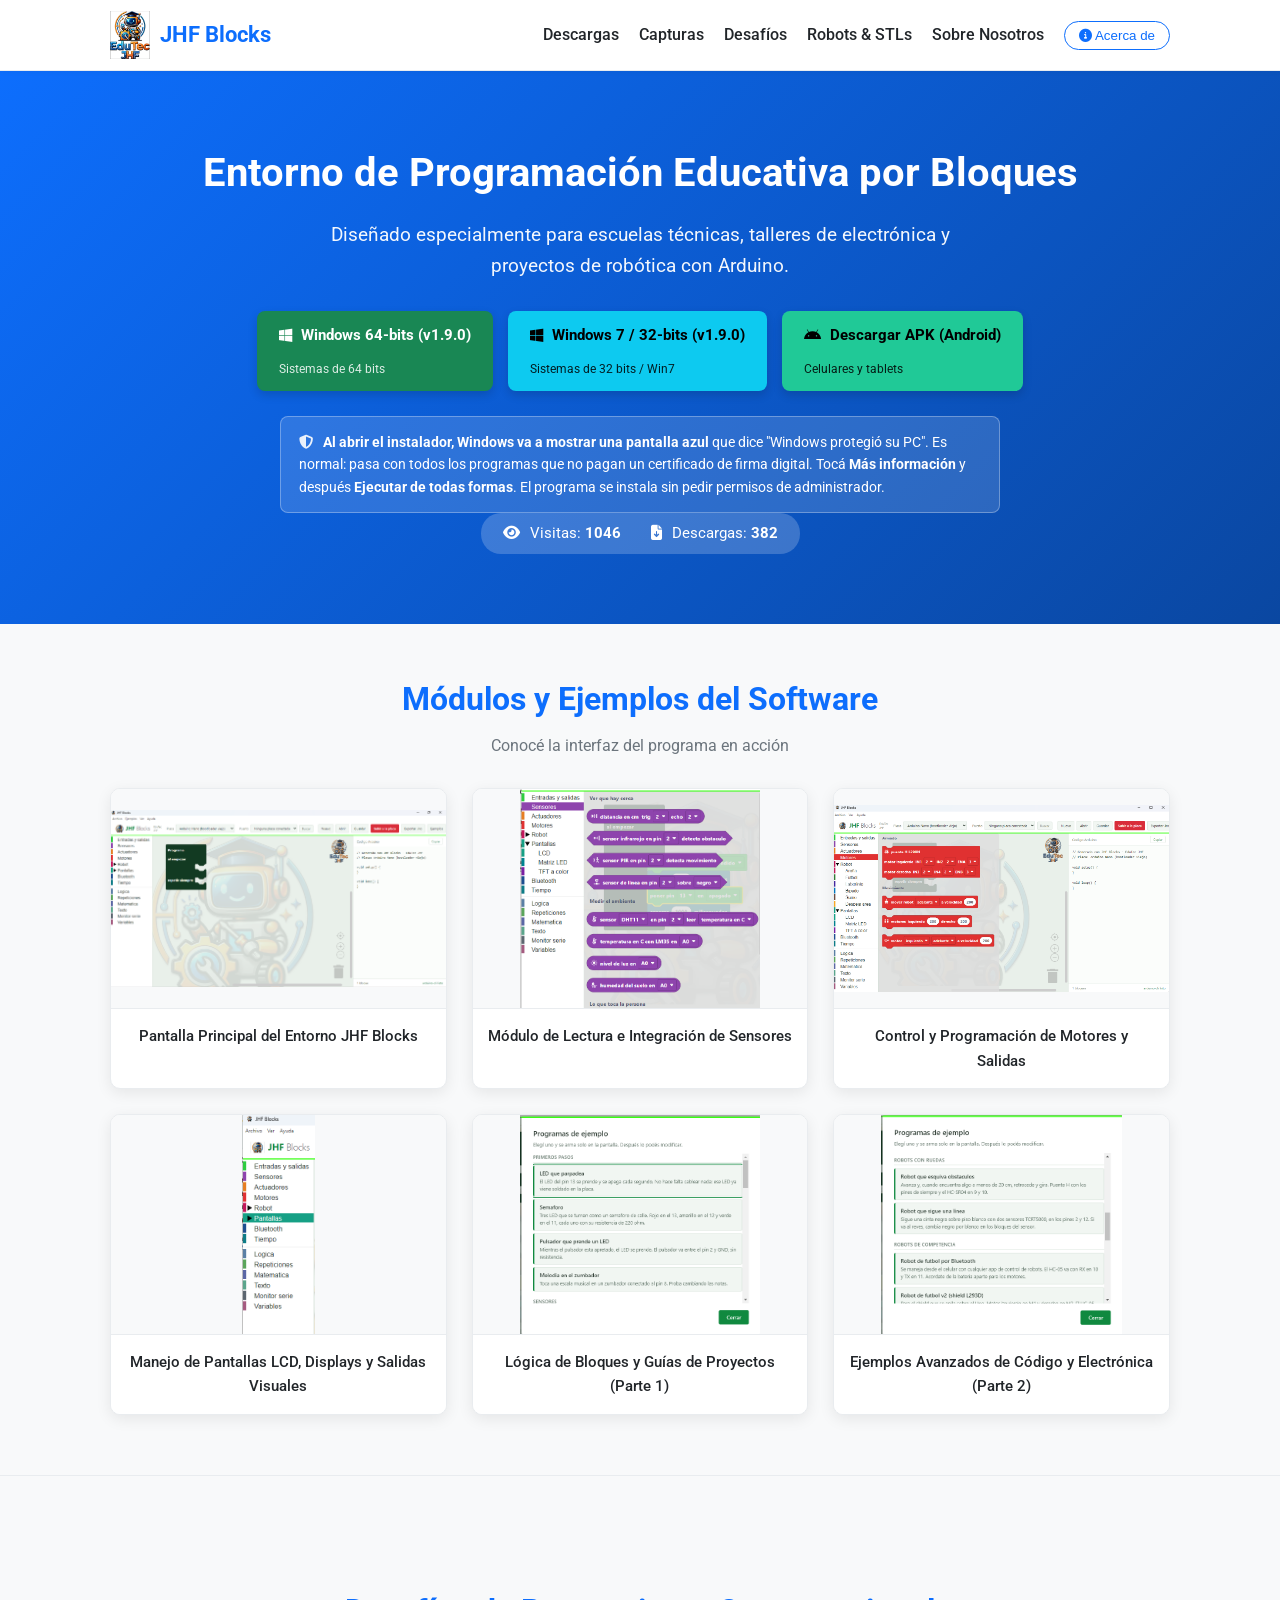
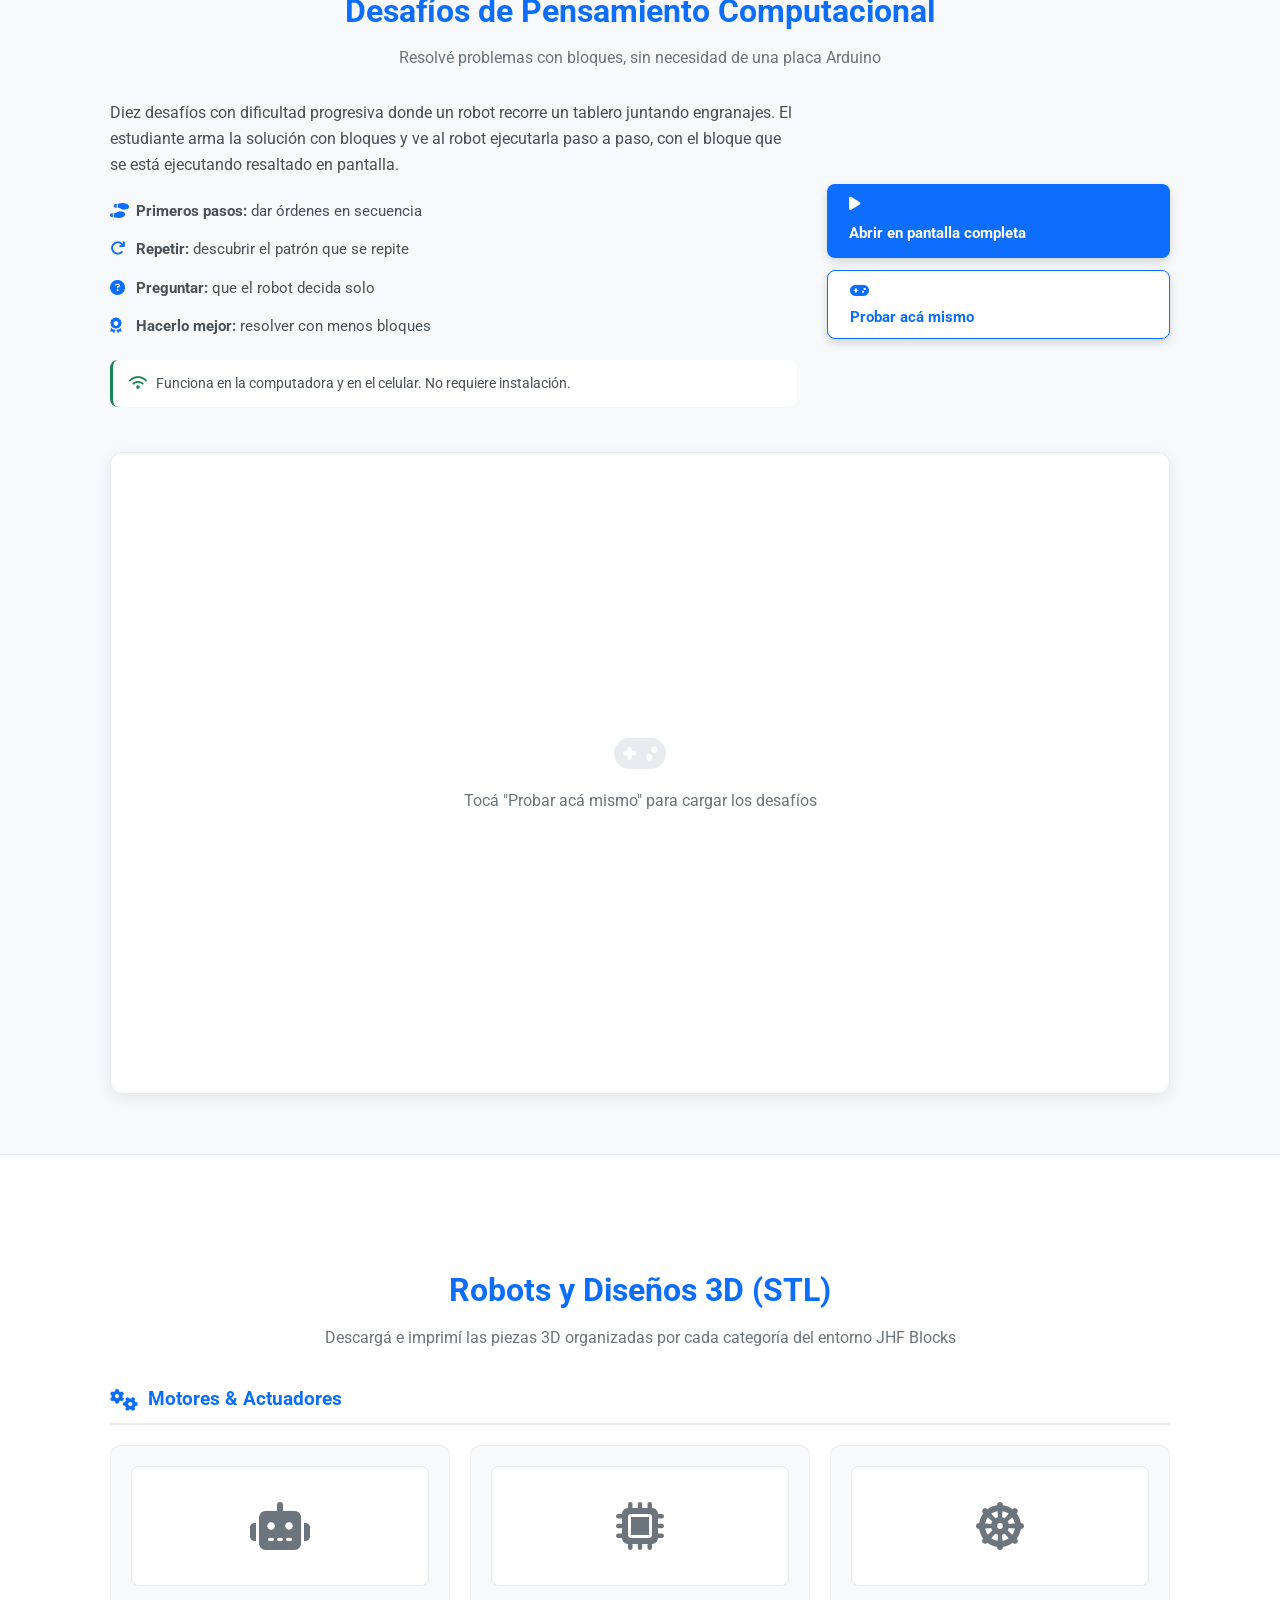
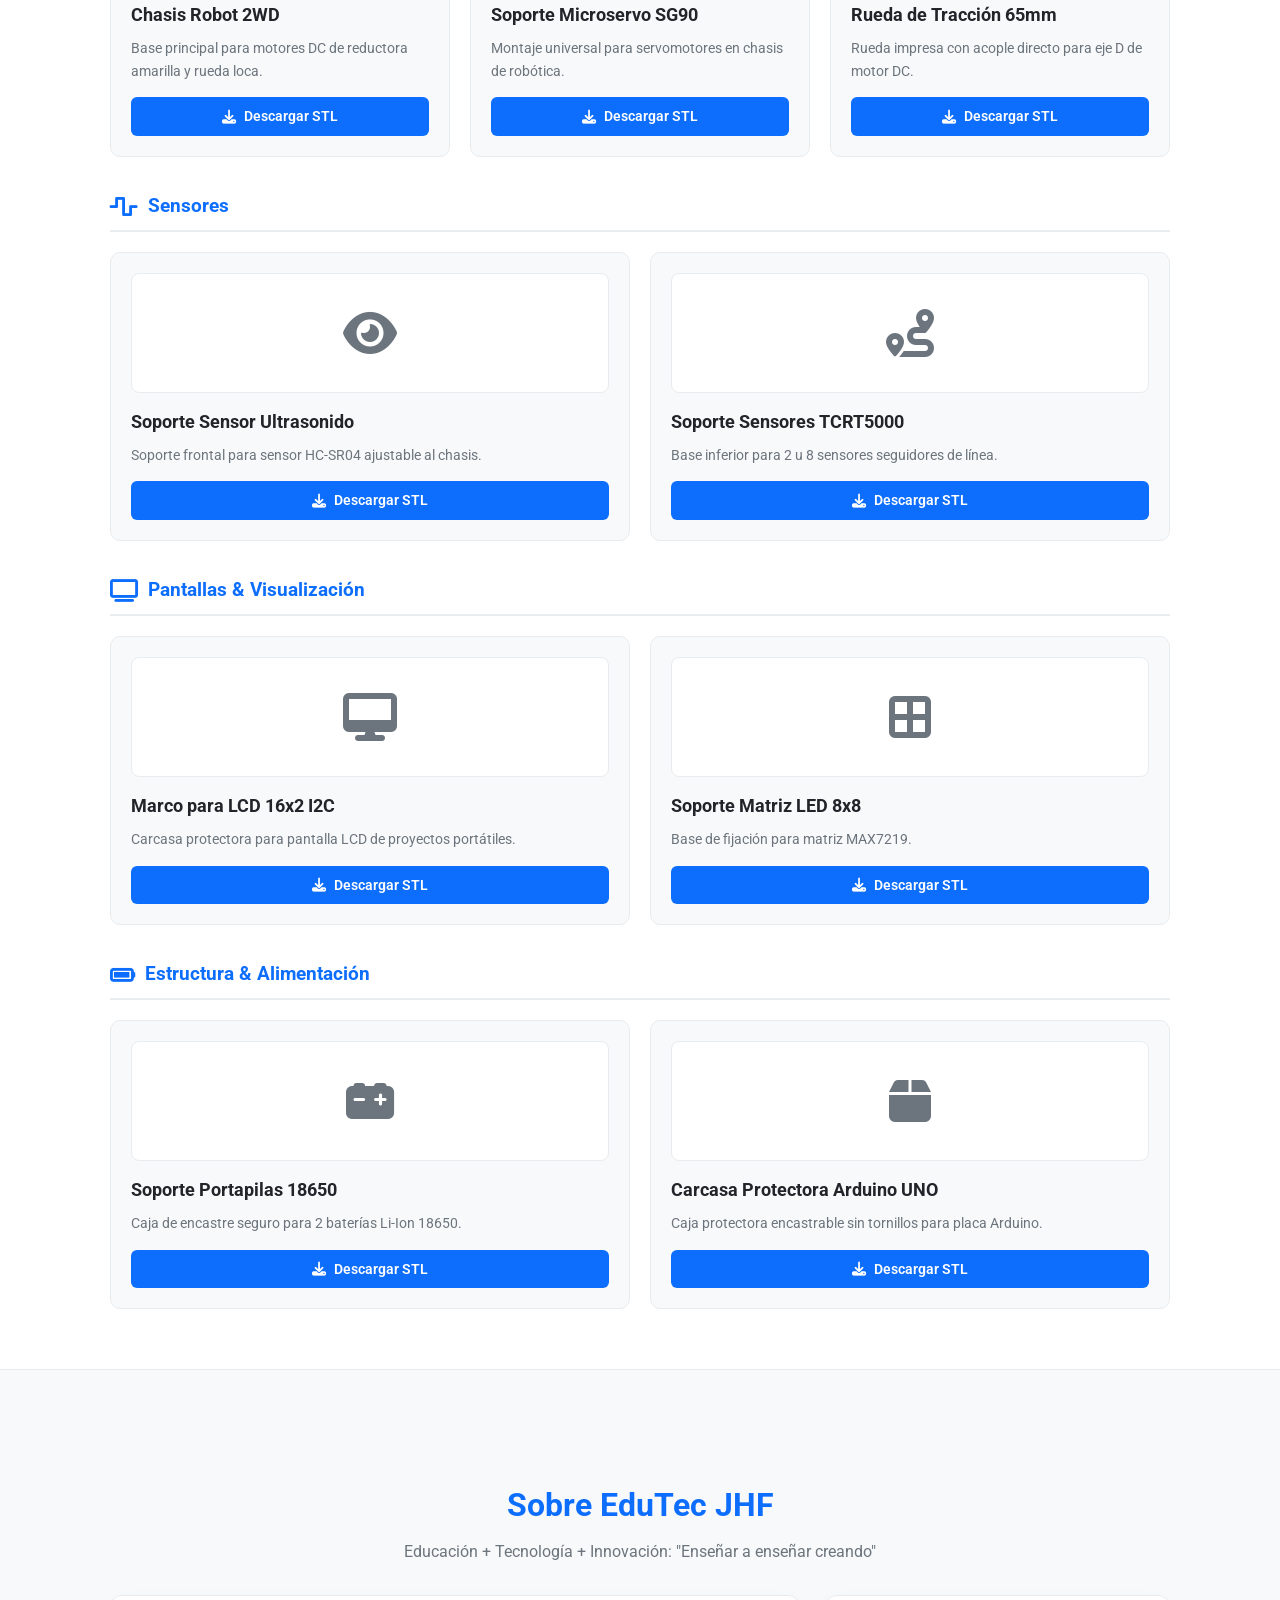
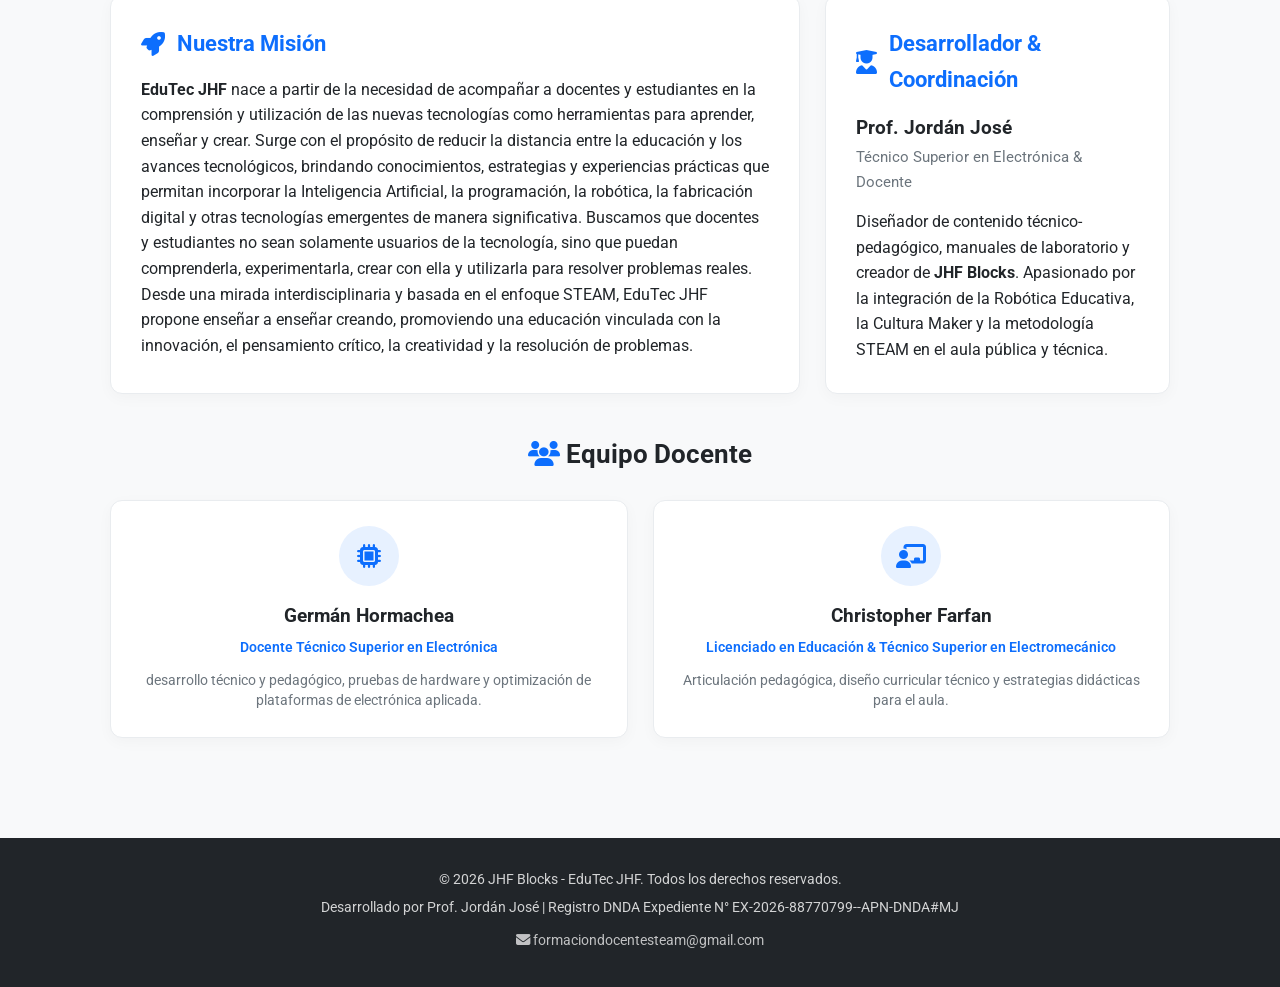
<file: index.html>
<!DOCTYPE html>
<html lang="es">
<head>
  <meta charset="UTF-8">
  <meta name="viewport" content="width=device-width, initial-scale=1.0">
  <title>JHF Blocks - Programación por bloques para robótica educativa | EduTec JHF</title>
  <meta name="description" content="Entorno de programación por bloques para Arduino, pensado para escuelas técnicas. Gratis, en castellano y funciona sin internet.">

  <!-- Configuración para compartir enlace -->
  <meta property="og:type" content="website">
  <meta property="og:title" content="JHF Blocks - Programación por bloques para robótica educativa">
  <meta property="og:description" content="Programá tu robot Arduino arrastrando bloques. Gratis, en castellano y sin necesidad de internet. Para escuelas técnicas y talleres.">
  <meta property="og:image" content="https://jordanjose562-cmyk.github.io/jhf-blocks-web/pantalla-inicio.png">
  <meta property="og:url" content="https://jordanjose562-cmyk.github.io/jhf-blocks-web/">
  <meta property="og:site_name" content="EduTec JHF">
  <meta property="og:locale" content="es_AR">
  <meta name="twitter:card" content="summary_large_image">
  <link rel="icon" href="logo.png" type="image/png">
  
  <!-- FontAwesome & Google Fonts -->
  <link rel="stylesheet" href="https://cdnjs.cloudflare.com/ajax/libs/font-awesome/6.4.0/css/all.min.css">
  <link href="https://fonts.googleapis.com/css2?family=Roboto:wght@300;400;500;700&display=swap" rel="stylesheet">

  <style>
    /* VARIABLES & RESET */
    :root {
      --primary: #0d6efd;
      --primary-dark: #0a58ca;
      --secondary: #6c757d;
      --success: #198754;
      --dark: #212529;
      --light: #f8f9fa;
      --white: #ffffff;
      --border: #e9ecef;
      --shadow: 0 4px 15px rgba(0, 0, 0, 0.08);
    }

    * {
      box-sizing: border-box;
      margin: 0;
      padding: 0;
    }

    body {
      font-family: 'Roboto', sans-serif;
      line-height: 1.6;
      color: var(--dark);
      background-color: var(--light);
    }

    a {
      text-decoration: none;
      color: inherit;
    }

    .container {
      max-width: 1100px;
      margin: 0 auto;
      padding: 0 20px;
    }

    /* HEADER & NAVBAR */
    header {
      background-color: var(--white);
      border-bottom: 1px solid var(--border);
      position: sticky;
      top: 0;
      z-index: 1000;
      box-shadow: 0 2px 5px rgba(0,0,0,0.03);
    }

    nav {
      display: flex;
      justify-content: space-between;
      align-items: center;
      height: 70px;
    }

    .logo {
      display: flex;
      align-items: center;
      gap: 10px;
      font-size: 1.4rem;
      font-weight: 700;
      color: var(--primary);
    }

    .logo img {
      height: 48px;
      width: auto;
      object-fit: contain;
      display: block;
    }

    .nav-links {
      display: flex;
      gap: 20px;
      align-items: center;
      list-style: none;
    }

    .nav-links a {
      font-weight: 500;
      color: var(--dark);
      transition: color 0.2s;
    }

    .nav-links a:hover {
      color: var(--primary);
    }

    .btn-about {
      background: transparent;
      border: 1px solid var(--primary);
      color: var(--primary);
      padding: 6px 14px;
      border-radius: 20px;
      cursor: pointer;
      font-weight: 500;
      transition: all 0.2s;
    }

    .btn-about:hover {
      background: var(--primary);
      color: var(--white);
    }

    /* HERO SECTION */
    .hero {
      background: linear-gradient(135deg, #0d6efd 0%, #0a47a1 100%);
      color: var(--white);
      padding: 70px 0;
      text-align: center;
    }

    .hero h1 {
      font-size: 2.5rem;
      margin-bottom: 15px;
    }

    .hero p {
      font-size: 1.2rem;
      max-width: 700px;
      margin: 0 auto 30px auto;
      opacity: 0.95;
    }

    /* DESCARGAS & METRICAS */
    .downloads-container {
      display: flex;
      justify-content: center;
      gap: 15px;
      flex-wrap: wrap;
      margin-bottom: 25px;
    }

    .btn-download {
      display: inline-flex;
      align-items: center;
      gap: 10px;
      padding: 12px 22px;
      border-radius: 8px;
      font-size: 0.95rem;
      font-weight: 700;
      cursor: pointer;
      box-shadow: 0 4px 10px rgba(0,0,0,0.15);
      transition: transform 0.2s, box-shadow 0.2s;
      flex-direction: column;
      align-items: flex-start;
      text-align: left;
    }

    .btn-download:hover {
      transform: translateY(-2px);
      box-shadow: 0 6px 15px rgba(0,0,0,0.2);
    }

    .btn-installer-64 {
      background-color: #198754;
      color: var(--white);
    }

    .btn-installer-32 {
      background-color: #0dcaf0;
      color: #000;
    }

    .btn-android {
      background-color: #20c997;
      color: #000;
    }

    .btn-download > span:first-child {
      display: inline-flex;
      align-items: center;
      gap: 9px;
    }

    .peso-archivo {
      display: block;
      font-size: 0.78rem;
      font-weight: 400;
      opacity: 0.85;
      margin-top: 1px;
    }

    .metrics-bar {
      display: flex;
      justify-content: center;
      gap: 30px;
      font-size: 0.95rem;
      background: rgba(255, 255, 255, 0.2);
      padding: 8px 22px;
      border-radius: 20px;
      width: fit-content;
      margin: 0 auto;
    }

    .metric-item i {
      margin-right: 6px;
    }

    .aviso-defender {
      max-width: 720px;
      margin: 22px auto 0 auto;
      background: rgba(255, 255, 255, 0.14);
      border: 1px solid rgba(255, 255, 255, 0.3);
      border-radius: 8px;
      padding: 14px 18px;
      font-size: 0.88rem;
      line-height: 1.6;
      text-align: left;
    }

    .aviso-defender strong { font-weight: 700; }

    .aviso-defender i {
      margin-right: 7px;
      opacity: 0.9;
    }

    /* SECCION GENERAL Y CAPTURAS */
    .section-title {
      text-align: center;
      margin: 50px 0 30px 0;
    }

    .section-title h2 {
      font-size: 2rem;
      color: var(--primary);
      margin-bottom: 8px;
    }

    .section-title p {
      color: var(--secondary);
    }

    .gallery-grid {
      display: grid;
      grid-template-columns: repeat(auto-fit, minmax(300px, 1fr));
      gap: 25px;
      margin-bottom: 60px;
    }

    .gallery-item {
      background: var(--white);
      border-radius: 10px;
      overflow: hidden;
      box-shadow: var(--shadow);
      border: 1px solid var(--border);
      transition: transform 0.2s;
    }

    .gallery-item:hover {
      transform: translateY(-4px);
    }

    .gallery-item img {
      width: 100%;
      height: 220px;
      object-fit: contain;
      background: var(--light);
      display: block;
      border-bottom: 1px solid var(--border);
    }

    .gallery-caption {
      padding: 15px;
      font-size: 0.95rem;
      color: var(--dark);
      text-align: center;
      font-weight: 500;
      background: var(--white);
    }

    /* SECCION DESAFIOS */
    .desafios-section {
      padding: 60px 0;
      background-color: var(--light);
      border-top: 1px solid var(--border);
    }

    .desafios-intro {
      display: grid;
      grid-template-columns: 2fr 1fr;
      gap: 30px;
      align-items: center;
      margin-bottom: 30px;
    }

    @media (max-width: 768px) {
      .desafios-intro {
        grid-template-columns: 1fr;
      }
    }

    .desafios-texto p {
      color: #495057;
      margin-bottom: 15px;
    }

    .desafios-lista {
      list-style: none;
      margin-bottom: 15px;
    }

    .desafios-lista li {
      padding: 7px 0;
      color: #495057;
      font-size: 0.95rem;
    }

    .desafios-lista i {
      color: var(--primary);
      width: 22px;
    }

    .desafios-nota {
      font-size: 0.9rem;
      color: var(--secondary);
      background: var(--white);
      padding: 12px 16px;
      border-radius: 8px;
      border-left: 3px solid var(--success);
    }

    .desafios-nota i {
      color: var(--success);
      margin-right: 6px;
    }

    .desafios-acciones {
      display: flex;
      flex-direction: column;
      gap: 12px;
    }

    .btn-jugar {
      background-color: var(--primary);
      color: var(--white);
      justify-content: center;
    }

    .btn-cargar {
      background-color: var(--white);
      color: var(--primary);
      border: 1px solid var(--primary);
      justify-content: center;
      font-family: inherit;
      font-size: 0.95rem;
    }

    .juego-caja {
      background: var(--white);
      border: 1px solid var(--border);
      border-radius: 12px;
      overflow: hidden;
      box-shadow: var(--shadow);
    }

    .juego-caja iframe {
      display: block;
      width: 100%;
      height: 640px;
      border: none;
    }

    .juego-tapa {
      display: flex;
      flex-direction: column;
      align-items: center;
      justify-content: center;
      height: 640px;
      color: var(--secondary);
      gap: 14px;
      text-align: center;
      padding: 0 20px;
    }

    .juego-tapa i {
      font-size: 2.6rem;
      color: var(--border);
    }

    @media (max-width: 768px) {
      .juego-caja iframe,
      .juego-tapa {
        height: 560px;
      }
    }

    /* SECCION ROBOTS Y STLS POR CATEGORIA DE JHF BLOCKS */
    .robots-stl-section {
      padding: 60px 0;
      background-color: var(--white);
      border-top: 1px solid var(--border);
    }

    .categoria-bloques-header {
      display: flex;
      align-items: center;
      gap: 10px;
      margin: 35px 0 20px 0;
      padding-bottom: 8px;
      border-bottom: 2px solid var(--border);
      color: var(--primary);
    }

    .categoria-bloques-header i {
      font-size: 1.4rem;
    }

    .stl-grid {
      display: grid;
      grid-template-columns: repeat(auto-fit, minmax(260px, 1fr));
      gap: 20px;
    }

    .stl-card {
      background: var(--light);
      border-radius: 10px;
      border: 1px solid var(--border);
      padding: 20px;
      display: flex;
      flex-direction: column;
      justify-content: space-between;
      transition: transform 0.2s, box-shadow 0.2s;
    }

    .stl-card:hover {
      transform: translateY(-3px);
      box-shadow: var(--shadow);
    }

    .stl-preview {
      height: 120px;
      background: var(--white);
      border-radius: 8px;
      display: flex;
      align-items: center;
      justify-content: center;
      margin-bottom: 15px;
      border: 1px solid var(--border);
      color: var(--secondary);
    }

    .stl-preview i {
      font-size: 3rem;
    }

    .stl-card h4 {
      font-size: 1.1rem;
      margin-bottom: 8px;
      color: var(--dark);
    }

    .stl-card p {
      font-size: 0.88rem;
      color: var(--secondary);
      margin-bottom: 15px;
      flex-grow: 1;
    }

    .btn-stl {
      background-color: var(--primary);
      color: var(--white);
      display: inline-flex;
      align-items: center;
      justify-content: center;
      gap: 8px;
      padding: 8px 14px;
      border-radius: 6px;
      font-size: 0.88rem;
      font-weight: 600;
      width: 100%;
      transition: background-color 0.2s;
    }

    .btn-stl:hover {
      background-color: var(--primary-dark);
    }

    /* SECCION QUIENES SOMOS */
    .quienes-somos-section {
      padding: 60px 0;
      background-color: var(--light);
      border-top: 1px solid var(--border);
    }

    .quienes-somos-grid {
      display: grid;
      grid-template-columns: 2fr 1fr;
      gap: 25px;
      margin-bottom: 40px;
    }

    @media (max-width: 768px) {
      .quienes-somos-grid {
        grid-template-columns: 1fr;
      }
    }

    .card-about {
      background: var(--white);
      border-radius: 12px;
      padding: 30px;
      box-shadow: 0 4px 15px rgba(0, 0, 0, 0.03);
      border: 1px solid var(--border);
    }

    .icon-header {
      display: flex;
      align-items: center;
      gap: 12px;
      margin-bottom: 15px;
      color: var(--primary);
    }

    .icon-header i {
      font-size: 1.5rem;
    }

    .icon-header h3 {
      margin: 0;
      font-size: 1.4rem;
    }

    .author-name {
      font-size: 1.2rem;
      margin-bottom: 2px;
    }

    .author-title {
      color: var(--secondary);
      font-size: 0.95rem;
      margin-bottom: 15px;
    }

    .team-section {
      margin-bottom: 40px;
    }

    .team-title {
      text-align: center;
      font-size: 1.6rem;
      color: var(--dark);
      margin-bottom: 25px;
    }

    .team-title i {
      color: var(--primary);
    }

    .team-grid {
      display: grid;
      grid-template-columns: repeat(auto-fit, minmax(280px, 1fr));
      gap: 25px;
    }

    .team-card {
      background: var(--white);
      padding: 25px;
      border-radius: 12px;
      box-shadow: 0 4px 15px rgba(0, 0, 0, 0.03);
      border: 1px solid var(--border);
      text-align: center;
    }

    .team-icon {
      width: 60px;
      height: 60px;
      background: #e7f1ff;
      color: var(--primary);
      border-radius: 50%;
      display: flex;
      align-items: center;
      justify-content: center;
      margin: 0 auto 15px auto;
      font-size: 1.5rem;
    }

    .team-card h4 {
      margin: 0 0 5px 0;
      font-size: 1.2rem;
      color: var(--dark);
    }

    .team-role {
      display: block;
      color: var(--primary);
      font-weight: 600;
      font-size: 0.9rem;
      margin-bottom: 12px;
    }

    .team-card p {
      font-size: 0.9rem;
      color: var(--secondary);
      margin: 0;
      line-height: 1.4;
    }

    /* FOOTER */
    footer {
      background-color: var(--dark);
      color: var(--white);
      padding: 30px 0;
      text-align: center;
      font-size: 0.9rem;
    }

    footer p {
      opacity: 0.8;
      margin-bottom: 5px;
    }

    /* MODAL ACERCA DE */
    .modal-overlay {
      position: fixed;
      top: 0;
      left: 0;
      width: 100%;
      height: 100%;
      background: rgba(0, 0, 0, 0.6);
      display: none;
      justify-content: center;
      align-items: center;
      z-index: 2000;
    }

    .modal-overlay.active {
      display: flex;
    }

    .modal-content {
      background: var(--white);
      padding: 30px;
      border-radius: 12px;
      max-width: 500px;
      width: 90%;
      position: relative;
      box-shadow: 0 5px 20px rgba(0,0,0,0.3);
    }

    .modal-close {
      position: absolute;
      top: 15px;
      right: 15px;
      background: transparent;
      border: none;
      font-size: 1.3rem;
      cursor: pointer;
      color: var(--secondary);
    }

    .modal-header {
      margin-bottom: 15px;
    }

    .modal-header h3 {
      color: var(--primary);
    }

    .modal-body p {
      margin-bottom: 12px;
      font-size: 0.95rem;
    }
  </style>
</head>
<body>

  <!-- NAVEGACIÓN -->
  <header>
    <div class="container">
      <nav>
        <div class="logo">
          <img src="logo.png" alt="EduTec JHF Logo">
          <span>JHF Blocks</span>
        </div>
        <ul class="nav-links">
          <li><a href="#descargas">Descargas</a></li>
          <li><a href="#capturas">Capturas</a></li>
          <li><a href="#desafios">Desafíos</a></li>
          <li><a href="#robots-stl">Robots & STLs</a></li>
          <li><a href="#quienes-somos">Sobre Nosotros</a></li>
          <li><button class="btn-about" id="openModalBtn"><i class="fas fa-info-circle"></i> Acerca de</button></li>
        </ul>
      </nav>
    </div>
  </header>

  <!-- HERO & DESCARGAS -->
  <section class="hero" id="descargas">
    <div class="container">
      <h1>Entorno de Programación Educativa por Bloques</h1>
      <p>Diseñado especialmente para escuelas técnicas, talleres de electrónica y proyectos de robótica con Arduino.</p>

      <div class="downloads-container">
        <!-- Botón Instalador 64-bits v1.9.0 -->
        <a href="https://github.com/jordanjose562-cmyk/jhf-blocks-web/releases/download/v1.5.2/JHF-Blocks-Instalador-1.9.0.exe" 
           class="btn-download btn-installer-64 download-link" id="installer64Btn" download>
          <span><i class="fab fa-windows"></i> Windows 64-bits (v1.9.0)</span>
          <span class="peso-archivo">Sistemas de 64 bits</span>
        </a>

        <!-- Botón Instalador Win7 32-bits v1.9.0 -->
        <a href="https://github.com/jordanjose562-cmyk/jhf-blocks-web/releases/download/v1.5.2/JHF-Blocks-Instalador-Win7-32bits-1.9.0.exe" 
           class="btn-download btn-installer-32 download-link" id="installer32Btn" download>
          <span><i class="fab fa-windows"></i> Windows 7 / 32-bits (v1.9.0)</span>
          <span class="peso-archivo">Sistemas de 32 bits / Win7</span>
        </a>

        <!-- Botón APK Android -->
        <a href="https://github.com/jordanjose562-cmyk/jhf-blocks-web/releases/download/v1.5.2/JHF-Blocks.apk" 
           class="btn-download btn-android download-link" id="androidBtn" download>
          <span><i class="fab fa-android"></i> Descargar APK (Android)</span>
          <span class="peso-archivo">Celulares y tablets</span>
        </a>
      </div>

      <!-- AVISO DE WINDOWS -->
      <div class="aviso-defender">
        <i class="fas fa-shield-halved"></i>
        <strong>Al abrir el instalador, Windows va a mostrar una pantalla azul</strong>
        que dice "Windows protegió su PC". Es normal: pasa con todos los programas
        que no pagan un certificado de firma digital. Tocá
        <strong>Más información</strong> y después <strong>Ejecutar de todas formas</strong>.
        El programa se instala sin pedir permisos de administrador.
      </div>

      <!-- METRICAS DE VISITAS Y DESCARGAS REALES -->
      <div class="metrics-bar">
        <span class="metric-item"><i class="fas fa-eye"></i> Visitas: <strong id="visitsCount">...</strong></span>
        <span class="metric-item"><i class="fas fa-file-download"></i> Descargas: <strong id="downloadsCount">...</strong></span>
      </div>
    </div>
  </section>

  <!-- GALERÍA DE CAPTURAS -->
  <section class="container" id="capturas">
    <div class="section-title">
      <h2>Módulos y Ejemplos del Software</h2>
      <p>Conocé la interfaz del programa en acción</p>
    </div>

    <div class="gallery-grid">
      <div class="gallery-item">
        <img src="pantalla-inicio.png" alt="Pantalla Principal - JHF Blocks">
        <div class="gallery-caption">Pantalla Principal del Entorno JHF Blocks</div>
      </div>

      <div class="gallery-item">
        <img src="captura-sensores.png" alt="Módulo de Sensores - JHF Blocks">
        <div class="gallery-caption">Módulo de Lectura e Integración de Sensores</div>
      </div>

      <div class="gallery-item">
        <img src="captura-motores.png" alt="Control de Motores - JHF Blocks">
        <div class="gallery-caption">Control y Programación de Motores y Salidas</div>
      </div>

      <div class="gallery-item">
        <img src="captura-pantallas.png" alt="Pantallas y Display - JHF Blocks">
        <div class="gallery-caption">Manejo de Pantallas LCD, Displays y Salidas Visuales</div>
      </div>

      <div class="gallery-item">
        <img src="ejemplos1.png" alt="Ejemplos Prácticos 1 - JHF Blocks">
        <div class="gallery-caption">Lógica de Bloques y Guías de Proyectos (Parte 1)</div>
      </div>

      <div class="gallery-item">
        <img src="ejemplos2.png" alt="Ejemplos Prácticos 2 - JHF Blocks">
        <div class="gallery-caption">Ejemplos Avanzados de Código y Electrónica (Parte 2)</div>
      </div>
    </div>
  </section>

  <!-- SECCIÓN DESAFÍOS: PENSAMIENTO COMPUTACIONAL -->
  <section id="desafios" class="desafios-section">
    <div class="container">
      <div class="section-title">
        <h2>Desafíos de Pensamiento Computacional</h2>
        <p>Resolvé problemas con bloques, sin necesidad de una placa Arduino</p>
      </div>

      <div class="desafios-intro">
        <div class="desafios-texto">
          <p>
            Diez desafíos con dificultad progresiva donde un robot recorre un tablero
            juntando engranajes. El estudiante arma la solución con bloques y ve al
            robot ejecutarla paso a paso, con el bloque que se está ejecutando
            resaltado en pantalla.
          </p>
          <ul class="desafios-lista">
            <li><i class="fas fa-shoe-prints"></i> <strong>Primeros pasos:</strong> dar órdenes en secuencia</li>
            <li><i class="fas fa-redo"></i> <strong>Repetir:</strong> descubrir el patrón que se repite</li>
            <li><i class="fas fa-question-circle"></i> <strong>Preguntar:</strong> que el robot decida solo</li>
            <li><i class="fas fa-award"></i> <strong>Hacerlo mejor:</strong> resolver con menos bloques</li>
          </ul>
          <p class="desafios-nota">
            <i class="fas fa-wifi"></i>
            Funciona en la computadora y en el celular. No requiere instalación.
          </p>
        </div>

        <div class="desafios-acciones">
          <a href="desafios/" target="_blank" class="btn-download btn-jugar">
            <i class="fas fa-play"></i> Abrir en pantalla completa
          </a>
          <button type="button" class="btn-download btn-cargar" id="cargarJuegoBtn">
            <i class="fas fa-gamepad"></i> Probar acá mismo
          </button>
        </div>
      </div>

      <div class="juego-caja" id="juegoCaja">
        <div class="juego-tapa" id="juegoTapa">
          <i class="fas fa-gamepad"></i>
          <p>Tocá "Probar acá mismo" para cargar los desafíos</p>
        </div>
      </div>
    </div>
  </section>

  <!-- APARTADO DE ROBOTS Y ARCHIVOS STL ORGANIZADO POR CATEGORÍAS DE JHF BLOCKS -->
  <section id="robots-stl" class="robots-stl-section">
    <div class="container">
      <div class="section-title">
        <h2>Robots y Diseños 3D (STL)</h2>
        <p>Descargá e imprimí las piezas 3D organizadas por cada categoría del entorno JHF Blocks</p>
      </div>

      <!-- CATEGORÍA 1: MOTORES & SALIDAS -->
      <div class="categoria-bloques-header">
        <i class="fas fa-cogs"></i>
        <h3>Motores & Actuadores</h3>
      </div>
      <div class="stl-grid">
        <div class="stl-card">
          <div class="stl-preview"><i class="fas fa-robot"></i></div>
          <h4>Chasis Robot 2WD</h4>
          <p>Base principal para motores DC de reductora amarilla y rueda loca.</p>
          <a href="#" class="btn-stl download-link"><i class="fas fa-download"></i> Descargar STL</a>
        </div>
        <div class="stl-card">
          <div class="stl-preview"><i class="fas fa-microchip"></i></div>
          <h4>Soporte Microservo SG90</h4>
          <p>Montaje universal para servomotores en chasis de robótica.</p>
          <a href="#" class="btn-stl download-link"><i class="fas fa-download"></i> Descargar STL</a>
        </div>
        <div class="stl-card">
          <div class="stl-preview"><i class="fas fa-dharmachakra"></i></div>
          <h4>Rueda de Tracción 65mm</h4>
          <p>Rueda impresa con acople directo para eje D de motor DC.</p>
          <a href="#" class="btn-stl download-link"><i class="fas fa-download"></i> Descargar STL</a>
        </div>
      </div>

      <!-- CATEGORÍA 2: SENSORES -->
      <div class="categoria-bloques-header">
        <i class="fas fa-wave-square"></i>
        <h3>Sensores</h3>
      </div>
      <div class="stl-grid">
        <div class="stl-card">
          <div class="stl-preview"><i class="fas fa-eye"></i></div>
          <h4>Soporte Sensor Ultrasonido</h4>
          <p>Soporte frontal para sensor HC-SR04 ajustable al chasis.</p>
          <a href="#" class="btn-stl download-link"><i class="fas fa-download"></i> Descargar STL</a>
        </div>
        <div class="stl-card">
          <div class="stl-preview"><i class="fas fa-route"></i></div>
          <h4>Soporte Sensores TCRT5000</h4>
          <p>Base inferior para 2 u 8 sensores seguidores de línea.</p>
          <a href="#" class="btn-stl download-link"><i class="fas fa-download"></i> Descargar STL</a>
        </div>
      </div>

      <!-- CATEGORÍA 3: PANTALLAS & DISPLAYS -->
      <div class="categoria-bloques-header">
        <i class="fas fa-tv"></i>
        <h3>Pantallas & Visualización</h3>
      </div>
      <div class="stl-grid">
        <div class="stl-card">
          <div class="stl-preview"><i class="fas fa-desktop"></i></div>
          <h4>Marco para LCD 16x2 I2C</h4>
          <p>Carcasa protectora para pantalla LCD de proyectos portátiles.</p>
          <a href="#" class="btn-stl download-link"><i class="fas fa-download"></i> Descargar STL</a>
        </div>
        <div class="stl-card">
          <div class="stl-preview"><i class="fas fa-border-all"></i></div>
          <h4>Soporte Matriz LED 8x8</h4>
          <p>Base de fijación para matriz MAX7219.</p>
          <a href="#" class="btn-stl download-link"><i class="fas fa-download"></i> Descargar STL</a>
        </div>
      </div>

      <!-- CATEGORÍA 4: ALIMENTACIÓN & ESTRUCTURA -->
      <div class="categoria-bloques-header">
        <i class="fas fa-battery-full"></i>
        <h3>Estructura & Alimentación</h3>
      </div>
      <div class="stl-grid">
        <div class="stl-card">
          <div class="stl-preview"><i class="fas fa-car-battery"></i></div>
          <h4>Soporte Portapilas 18650</h4>
          <p>Caja de encastre seguro para 2 baterías Li-Ion 18650.</p>
          <a href="#" class="btn-stl download-link"><i class="fas fa-download"></i> Descargar STL</a>
        </div>
        <div class="stl-card">
          <div class="stl-preview"><i class="fas fa-box"></i></div>
          <h4>Carcasa Protectora Arduino UNO</h4>
          <p>Caja protectora encastrable sin tornillos para placa Arduino.</p>
          <a href="#" class="btn-stl download-link"><i class="fas fa-download"></i> Descargar STL</a>
        </div>
      </div>
    </div>
  </section>

  <!-- SECCIÓN QUIÉNES SOMOS / EDUTEC JHF -->
  <section id="quienes-somos" class="quienes-somos-section">
    <div class="container">
      <div class="section-title">
        <h2>Sobre EduTec JHF</h2>
        <p class="subtitle">Educación + Tecnología + Innovación: "Enseñar a enseñar creando"</p>
      </div>

      <div class="quienes-somos-grid">
        <div class="card-about main-card">
          <div class="icon-header">
            <i class="fas fa-rocket"></i>
            <h3>Nuestra Misión</h3>
          </div>
          <p>
            <strong>EduTec JHF</strong>  nace a partir de la necesidad de acompañar a docentes y estudiantes en la comprensión y utilización de las nuevas tecnologías como herramientas para aprender, enseñar y crear. Surge con el propósito de reducir la distancia entre la educación y los avances tecnológicos, brindando conocimientos, estrategias y experiencias prácticas que permitan incorporar la Inteligencia Artificial, la programación, la robótica, la fabricación digital y otras tecnologías emergentes de manera significativa. Buscamos que docentes y estudiantes no sean solamente usuarios de la tecnología, sino que puedan comprenderla, experimentarla, crear con ella y utilizarla para resolver problemas reales. Desde una mirada interdisciplinaria y basada en el enfoque STEAM, EduTec JHF propone enseñar a enseñar creando, promoviendo una educación vinculada con la innovación, el pensamiento crítico, la creatividad y la resolución de problemas.
          <p>
           
        </div>

        <div class="card-about author-card">
          <div class="icon-header">
            <i class="fas fa-user-graduate"></i>
            <h3>Desarrollador &amp; Coordinación</h3>
          </div>
          <p class="author-name"><strong>Prof. Jordán José</strong></p>
          <p class="author-title">Técnico Superior en Electrónica &amp; Docente</p>
          <p>
            Diseñador de contenido técnico-pedagógico, manuales de laboratorio y creador de <strong>JHF Blocks</strong>. Apasionado por la integración de la Robótica Educativa, la Cultura Maker y la metodología STEAM en el aula pública y técnica.
          </p>
        </div>
      </div>

      <div class="team-section">
        <h3 class="team-title"><i class="fas fa-users"></i> Equipo Docente</h3>
        <div class="team-grid">
          <div class="team-card">
            <div class="team-icon">
              <i class="fas fa-microchip"></i>
            </div>
            <h4>Germán Hormachea</h4>
            <span class="team-role">Docente Técnico Superior en Electrónica</span>
            <p> desarrollo técnico y pedagógico, pruebas de hardware y optimización de plataformas de electrónica aplicada.</p>
          </div>

          <div class="team-card">
            <div class="team-icon">
              <i class="fas fa-chalkboard-teacher"></i>
            </div>
            <h4>Christopher Farfan</h4>
            <span class="team-role">Licenciado en Educación &amp; Técnico Superior en  Electromecánico</span>
            <p>Articulación pedagógica, diseño curricular técnico y estrategias didácticas para el aula.</p>
          </div>
        </div>
      </div>
    </div>
  </section>

  <!-- FOOTER -->
  <footer>
    <div class="container">
      <p>&copy; 2026 JHF Blocks - EduTec JHF. Todos los derechos reservados.</p>
      <p>Desarrollado por Prof. Jordán José | Registro DNDA Expediente N° EX-2026-88770799--APN-DNDA#MJ</p>
      <p style="margin-top: 10px;">
        <a href="mailto:formaciondocentesteam@gmail.com" style="color: var(--white); opacity: 0.9;">
          <i class="fas fa-envelope"></i> formaciondocentesteam@gmail.com
        </a>
      </p>
    </div>
  </footer>

  <!-- MODAL "ACERCA DE" -->
  <div class="modal-overlay" id="aboutModal">
    <div class="modal-content">
      <button class="modal-close" id="closeModalBtn">&times;</button>
      <div class="modal-header">
        <h3>Acerca de JHF Blocks</h3>
      </div>
      <div class="modal-body">
        <p><strong>Versión del Software:</strong> v1.9.0 (Windows 64-bit / Windows 7 32-bit)</p>
        <p>Entorno de programación visual para robótica educativa y automatización.</p>
      </div>
    </div>
  </div>

  <!-- SCRIPT INTERACTIVO CON OBTENCIÓN REAL DE DESCARGAS DE GITHUB -->
  <script>
    // 1. Cargar el juego interactivo mediante iframe
    const cargarJuegoBtn = document.getElementById('cargarJuegoBtn');
    const juegoCaja = document.getElementById('juegoCaja');

    if (cargarJuegoBtn && juegoCaja) {
      cargarJuegoBtn.addEventListener('click', function () {
        juegoCaja.innerHTML = '<iframe src="desafios/" title="Desafíos de Pensamiento Computacional" allowfullscreen></iframe>';
      });
    }

    // 2. Modal "Acerca de"
    const openModalBtn = document.getElementById('openModalBtn');
    const closeModalBtn = document.getElementById('closeModalBtn');
    const aboutModal = document.getElementById('aboutModal');

    if (openModalBtn && closeModalBtn && aboutModal) {
      openModalBtn.addEventListener('click', () => aboutModal.classList.add('active'));
      closeModalBtn.addEventListener('click', () => aboutModal.classList.remove('active'));
      aboutModal.addEventListener('click', (e) => {
        if (e.target === aboutModal) aboutModal.classList.remove('active');
      });
    }

    // 3. Contadores
    let visitas = localStorage.getItem('jhf_visitas') || 1045;
    visitas = parseInt(visitas) + 1;
    localStorage.setItem('jhf_visitas', visitas);
    document.getElementById('visitsCount').textContent = visitas;

    async function obtenerDescargasReales() {
      const downloadsElem = document.getElementById('downloadsCount');
      try {
        const response = await fetch('https://api.github.com/repos/jordanjose562-cmyk/jhf-blocks-web/releases');
        if (!response.ok) throw new Error('Error al conectar con la API de GitHub');
        
        const releases = await response.json();
        let totalDescargas = 0;

        releases.forEach(release => {
          if (release.assets && Array.isArray(release.assets)) {
            release.assets.forEach(asset => {
              totalDescargas += asset.download_count || 0;
            });
          }
        });

        if (totalDescargas > 0) {
          downloadsElem.textContent = totalDescargas;
        } else {
          downloadsElem.textContent = localStorage.getItem('jhf_descargas') || 382;
        }
      } catch (error) {
        downloadsElem.textContent = localStorage.getItem('jhf_descargas') || 382;
      }
    }

    obtenerDescargasReales();

    const downloadLinks = document.querySelectorAll('.download-link');
    downloadLinks.forEach(link => {
      link.addEventListener('click', function () {
        let descargas = parseInt(document.getElementById('downloadsCount').textContent) || 382;
        descargas++;
        document.getElementById('downloadsCount').textContent = descargas;
        localStorage.setItem('jhf_descargas', descargas);
      });
    });
  </script>

</body>
</html>
</file>
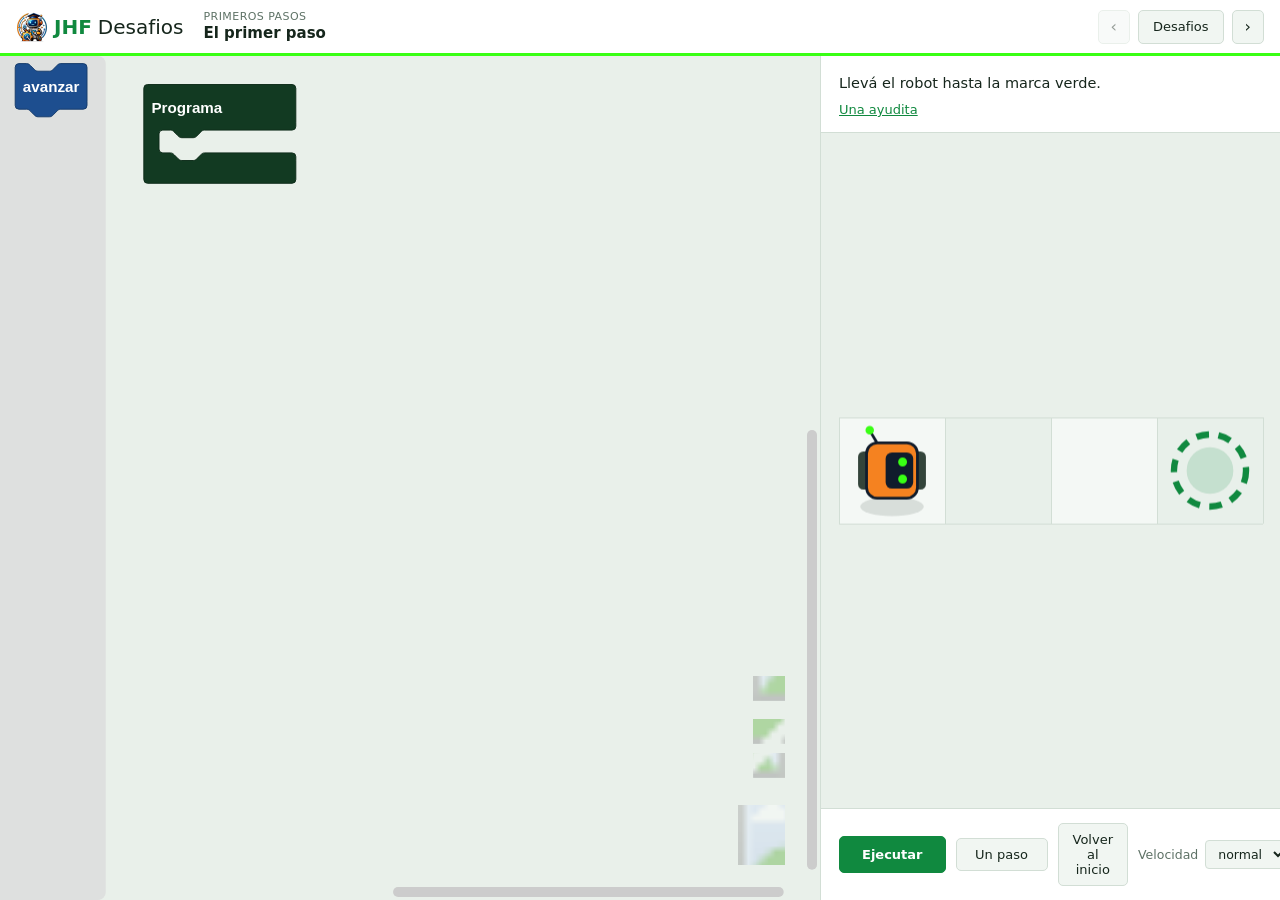
<file: desafios/index.html>
<!DOCTYPE html>
<html lang="es">
<head>
  <meta charset="UTF-8">
  <meta name="viewport" content="width=device-width, initial-scale=1, maximum-scale=1, user-scalable=no, viewport-fit=cover">
  <title>JHF Desafios</title>
  <link rel="stylesheet" href="css/estilo.css">
</head>
<body>

  <header class="barra">
    <div class="marca">
      <img src="img/icono.png" class="marca-icono" alt="">
      <span class="marca-jhf">JHF</span><span class="marca-desafios">Desafios</span>
    </div>

    <div class="desafio-titulo">
      <span id="desafioGrupo" class="desafio-grupo"></span>
      <span id="desafioNombre" class="desafio-nombre"></span>
    </div>

    <div class="acciones">
      <button id="btnAnterior" type="button" class="chico" title="Desafio anterior">&#8249;</button>
      <button id="btnLista" type="button">Desafios</button>
      <button id="btnSiguiente" type="button" class="chico" title="Desafio siguiente">&#8250;</button>
    </div>
  </header>

  <main>
    <div class="lado-bloques">
      <div id="espacioTrabajo"></div>
    </div>

    <aside class="lado-tablero">
      <div class="consigna">
        <p id="consignaTexto"></p>
        <button id="btnAyuda" type="button" class="enlace">Una ayudita</button>
        <p id="ayudaTexto" class="ayuda"></p>
      </div>

      <div class="tablero-caja">
        <canvas id="tablero"></canvas>
        <div id="cartel" class="cartel"></div>
      </div>

      <div class="controles">
        <button id="btnEjecutar" type="button" class="destacado">Ejecutar</button>
        <button id="btnPaso" type="button" title="Ejecutar de a un bloque">Un paso</button>
        <button id="btnReiniciar" type="button">Volver al inicio</button>

        <div class="velocidad">
          <label for="selectorVelocidad">Velocidad</label>
          <select id="selectorVelocidad">
            <option value="700">lenta</option>
            <option value="380" selected>normal</option>
            <option value="150">rapida</option>
          </select>
        </div>
      </div>
    </aside>
  </main>

  <dialog id="lista">
    <h2>Desafios</h2>
    <div id="listaContenido"></div>
    <button id="cerrarLista" type="button">Cerrar</button>
  </dialog>

  <script src="lib/blockly/blockly_compressed.js"></script>
  <script src="lib/blockly/blocks_compressed.js"></script>
  <script src="lib/blockly/msg/es.js"></script>
  <script src="js/escenario.js"></script>
  <script src="js/tablero.js"></script>
  <script src="js/bloques.js"></script>
  <script src="js/interprete.js"></script>
  <script src="js/desafios.js"></script>
  <script src="js/app.js"></script>
</body>
</html>
</file>
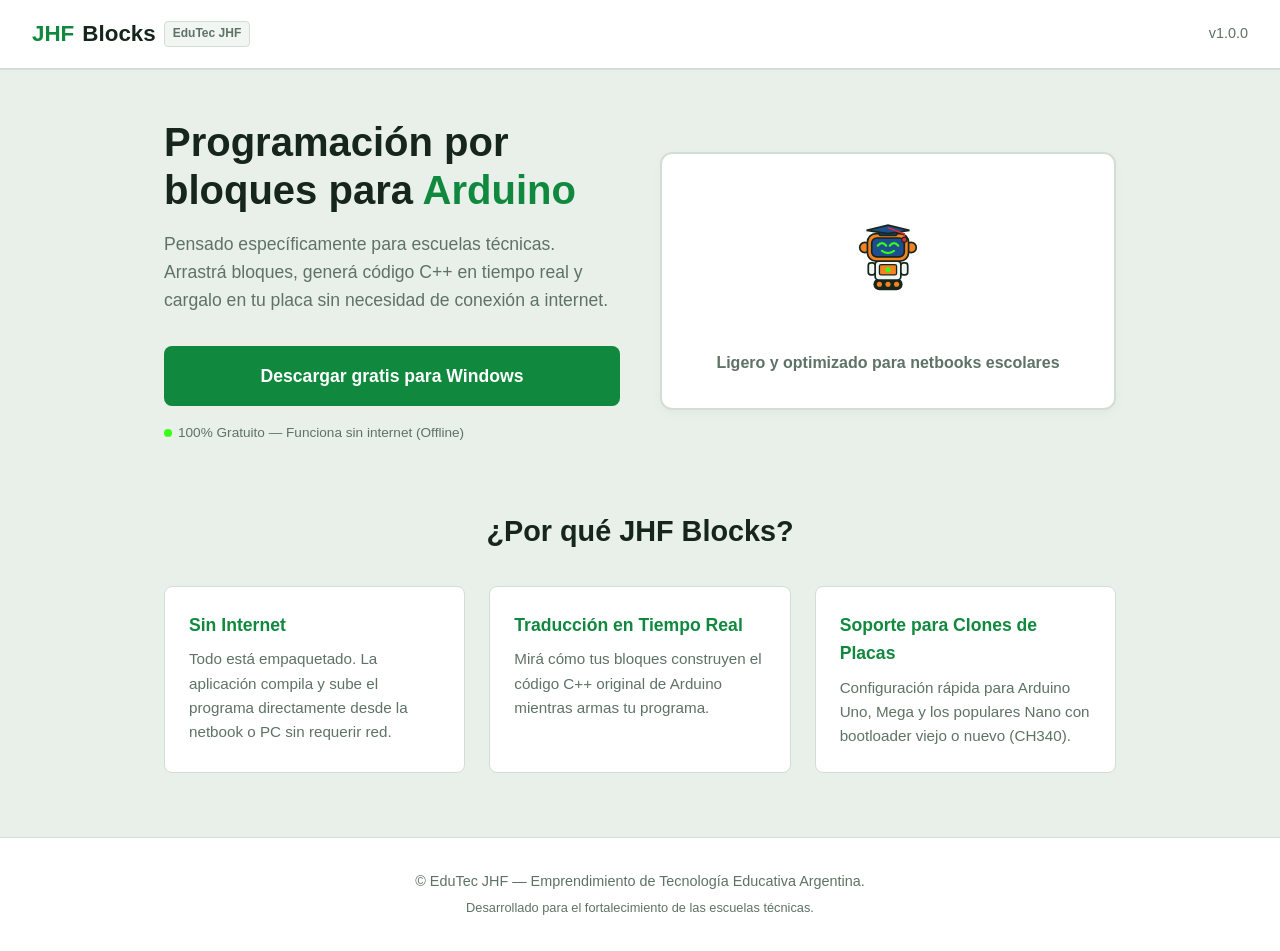
<file: gemini-code-1789149109665.html>
<!DOCTYPE html>
<html lang="es">
<head>
  <meta charset="UTF-8">
  <meta name="viewport" content="width=device-width, initial-scale=1.0">
  <title>JHF Blocks — EduTec JHF</title>
  <style>
    /* Variables de la paleta de JHF Blocks */
    :root {
      --superficie: #FFFFFF;
      --superficie-2: #F1F6F2;
      --lienzo: #E9F0EA;
      --linea: #D2DED5;
      --texto: #16261C;
      --texto-suave: #5E7266;
      --fluor: #39FF14;
      --verde: #10893F;
      --rojo: #D92D3A;
      --marca-naranja: #F58220;
      --marca-azul: #1D4E8F;
    }

    * {
      box-sizing: border-box;
      margin: 0;
      padding: 0;
    }

    body {
      font-family: 'Poppins', 'Segoe UI', Tahoma, Geneva, Verdana, sans-serif;
      background-color: var(--lienzo);
      color: var(--texto);
      line-height: 1.6;
    }

    /* Encabezado */
    header {
      background-color: var(--superficie);
      border-bottom: 2px solid var(--linea);
      padding: 1rem 2rem;
      display: flex;
      justify-content: space-between;
      align-items: center;
    }

    .marca {
      display: flex;
      align-items: center;
      gap: 8px;
      font-weight: 700;
      font-size: 1.4rem;
    }

    .marca-jhf { color: var(--verde); }
    .marca-blocks { color: var(--texto); }
    .marca-badge {
      font-size: 0.75rem;
      background: var(--superficie-2);
      color: var(--texto-suave);
      padding: 2px 8px;
      border-radius: 4px;
      border: 1px solid var(--linea);
    }

    /* Hero / Principal */
    .hero {
      max-width: 1000px;
      margin: 3rem auto;
      padding: 0 1.5rem;
      display: grid;
      grid-template-columns: 1fr 1fr;
      gap: 2.5rem;
      align-items: center;
    }

    .hero-titulo {
      font-size: 2.5rem;
      line-height: 1.2;
      margin-bottom: 1rem;
      color: var(--texto);
    }

    .hero-titulo span {
      color: var(--verde);
    }

    .hero-bajada {
      color: var(--texto-suave);
      font-size: 1.1rem;
      margin-bottom: 2rem;
    }

    .acciones-descarga {
      display: flex;
      flex-direction: column;
      gap: 1rem;
    }

    .btn-principal {
      display: inline-flex;
      align-items: center;
      justify-content: center;
      gap: 10px;
      background-color: var(--verde);
      color: var(--superficie);
      font-size: 1.1rem;
      font-weight: 600;
      padding: 1rem 2rem;
      border-radius: 8px;
      text-decoration: none;
      transition: background-color 0.2s;
    }

    .btn-principal:hover {
      background-color: #0c6b31;
    }

    .info-offline {
      display: flex;
      align-items: center;
      gap: 6px;
      font-size: 0.85rem;
      color: var(--texto-suave);
    }

    .punto-verde {
      width: 8px;
      height: 8px;
      background-color: var(--fluor);
      border-radius: 50%;
      display: inline-block;
    }

    /* Vista previa / Tarjeta Robot */
    .tarjeta-preview {
      background: var(--superficie);
      border: 2px solid var(--linea);
      border-radius: 12px;
      padding: 2rem;
      text-align: center;
      box-shadow: 0 4px 12px rgba(0,0,0,0.03);
    }

    /* SVG del Robot Mascota incorporado */
    .robot-svg {
      width: 180px;
      height: 140px;
    }

    .robot-svg .cabeza, .robot-svg .auricular { fill: var(--marca-naranja); stroke: var(--texto); stroke-width: 2; }
    .robot-svg .pantalla, .robot-svg .birrete-base, .robot-svg .birrete-tabla { fill: var(--marca-azul); stroke: var(--texto); stroke-width: 2; }
    .robot-svg .birrete-cordon { fill: none; stroke: var(--rojo); stroke-width: 1.8; }
    .robot-svg .borla { fill: var(--rojo); stroke: var(--texto); stroke-width: 1.2; }
    .robot-svg .cuerpo, .robot-svg .brazo { fill: var(--superficie-2); stroke: var(--texto); stroke-width: 2; }
    .robot-svg .pecho-panel { fill: var(--marca-naranja); stroke: var(--texto); stroke-width: 1.5; }
    .robot-svg .pecho-detalle { fill: var(--fluor); }
    .robot-svg .oruga-base { fill: var(--texto); }
    .robot-svg .oruga-centro { fill: var(--marca-naranja); }
    .robot-svg .ojo-feliz { fill: none; stroke: var(--fluor); stroke-width: 2.5; stroke-linecap: round; }
    .robot-svg .sonrisa { fill: none; stroke: var(--fluor); stroke-width: 2.5; stroke-linecap: round; }

    /* Seccion de Caracteristicas */
    .caracteristicas {
      max-width: 1000px;
      margin: 4rem auto;
      padding: 0 1.5rem;
    }

    .grid-caracteristicas {
      display: grid;
      grid-template-columns: repeat(auto-fit, minmax(280px, 1fr));
      gap: 1.5rem;
      margin-top: 2rem;
    }

    .item-caracteristica {
      background: var(--superficie);
      border: 1px solid var(--linea);
      padding: 1.5rem;
      border-radius: 8px;
    }

    .item-caracteristica h3 {
      color: var(--verde);
      font-size: 1.1rem;
      margin-bottom: 0.5rem;
    }

    .item-caracteristica p {
      color: var(--texto-suave);
      font-size: 0.95rem;
    }

    /* Pie de pagina */
    footer {
      background-color: var(--superficie);
      border-top: 1px solid var(--linea);
      text-align: center;
      padding: 2rem;
      color: var(--texto-suave);
      font-size: 0.9rem;
      margin-top: 4rem;
    }

    /* Responsive */
    @media (max-width: 768px) {
      .hero {
        grid-template-columns: 1fr;
        text-align: center;
      }
      .acciones-descarga {
        align-items: center;
      }
    }
  </style>
</head>
<body>

  <header>
    <div class="marca">
      <span class="marca-jhf">JHF</span><span class="marca-blocks">Blocks</span>
      <span class="marca-badge">EduTec JHF</span>
    </div>
    <span style="font-size: 0.9rem; color: var(--texto-suave);">v1.0.0</span>
  </header>

  <main>
    <section class="hero">
      <div class="hero-contenido">
        <h1 class="hero-titulo">Programación por bloques para <span>Arduino</span></h1>
        <p class="hero-bajada">
          Pensado específicamente para escuelas técnicas. Arrastrá bloques, generá código C++ en tiempo real y cargalo en tu placa sin necesidad de conexión a internet.
        </p>
        <div class="acciones-descarga">
          <a href="#" class="btn-principal">
            Descargar gratis para Windows
          </a>
          <div class="info-offline">
            <span class="punto-verde"></span> 100% Gratuito — Funciona sin internet (Offline)
          </div>
        </div>
      </div>

      <div class="tarjeta-preview">
        <!-- Robot Mascota EduTec JHF -->
        <svg class="robot-svg" viewBox="0 0 210 92">
          <rect class="oruga-base" x="88" y="72" width="34" height="14" rx="7" />
          <circle class="oruga-centro" cx="95" cy="79" r="3" />
          <circle class="oruga-centro" cx="105" cy="79" r="3" />
          <circle class="oruga-centro" cx="115" cy="79" r="3" />
          <rect class="cuerpo" x="90" y="52" width="30" height="22" rx="4" />
          <rect class="pecho-panel" x="95" y="56" width="20" height="12" rx="2" />
          <circle class="pecho-detalle" cx="105" cy="62" r="3" />
          <rect class="brazo" x="82" y="54" width="8" height="14" rx="3" />
          <rect class="brazo" x="120" y="54" width="8" height="14" rx="3" />
          <circle class="auricular" cx="78" cy="36" r="6" />
          <circle class="auricular" cx="132" cy="36" r="6" />
          <rect class="cabeza" x="81" y="20" width="48" height="32" rx="10" />
          <rect class="pantalla" x="86" y="25" width="38" height="22" rx="6" />
          <path class="ojo-feliz" d="M 93 34 Q 98 28 103 34" />
          <path class="ojo-feliz" d="M 107 34 Q 112 28 117 34" />
          <path class="sonrisa" d="M 98 40 Q 105 45 112 40" />
          <g class="birrete-grupo">
            <rect class="birrete-base" x="95" y="16" width="20" height="6" rx="1" />
            <polygon class="birrete-tabla" points="80,16 105,10 130,16 105,20" />
            <path class="birrete-cordon" d="M 105 13 L 124 20 L 124 25" />
            <circle class="borla" cx="124" cy="27" r="3" />
          </g>
        </svg>
        <p style="margin-top: 1rem; font-weight: 600; color: var(--texto-suave);">Ligero y optimizado para netbooks escolares</p>
      </div>
    </section>

    <section class="caracteristicas">
      <h2 style="text-align: center; font-size: 1.8rem;">¿Por qué JHF Blocks?</h2>
      <div class="grid-caracteristicas">
        <div class="item-caracteristica">
          <h3>Sin Internet</h3>
          <p>Todo está empaquetado. La aplicación compila y sube el programa directamente desde la netbook o PC sin requerir red.</p>
        </div>
        <div class="item-caracteristica">
          <h3>Traducción en Tiempo Real</h3>
          <p>Mirá cómo tus bloques construyen el código C++ original de Arduino mientras armas tu programa.</p>
        </div>
        <div class="item-caracteristica">
          <h3>Soporte para Clones de Placas</h3>
          <p>Configuración rápida para Arduino Uno, Mega y los populares Nano con bootloader viejo o nuevo (CH340).</p>
        </div>
      </div>
    </section>
  </main>

  <footer>
    <p>© EduTec JHF — Emprendimiento de Tecnología Educativa Argentina.</p>
    <p style="font-size: 0.8rem; margin-top: 5px;">Desarrollado para el fortalecimiento de las escuelas técnicas.</p>
  </footer>

</body>
</html>
</file>
<file: desafios/css/estilo.css>
/* JHF Desafios - estilos
   Misma paleta que JHF Blocks, para que se lean como la misma familia. */

:root {
  --superficie: #FFFFFF;
  --superficie-2: #F1F6F2;
  --lienzo: #E9F0EA;
  --linea: #D2DED5;
  --texto: #16261C;
  --texto-suave: #5E7266;

  --fluor: #39FF14;
  --verde: #10893F;
  --rojo: #D92D3A;
  --naranja: #F58220;

  --barra-alto: 56px;
  --tablero-ancho: 460px;
}

* { box-sizing: border-box; }

html, body {
  margin: 0;
  height: 100%;
  overflow: hidden;
  font-family: 'Poppins', 'Segoe UI', system-ui, sans-serif;
  background: var(--lienzo);
  color: var(--texto);
}

/* ----- Barra ----- */

.barra {
  height: var(--barra-alto);
  background: var(--superficie);
  display: flex;
  align-items: center;
  gap: 20px;
  padding: 0 16px;
  border-bottom: 3px solid var(--fluor);
}

.marca {
  display: flex;
  align-items: center;
  gap: 6px;
  flex: none;
}

.marca-icono { width: 32px; height: 32px; }
.marca-jhf { font-size: 20px; font-weight: 700; color: var(--verde); }
.marca-desafios { font-size: 20px; font-weight: 300; }

.desafio-titulo {
  display: flex;
  flex-direction: column;
  line-height: 1.25;
  min-width: 0;
}

.desafio-grupo {
  font-size: 11px;
  color: var(--texto-suave);
  text-transform: uppercase;
  letter-spacing: .04em;
}

.desafio-nombre {
  font-size: 15px;
  font-weight: 600;
  white-space: nowrap;
  overflow: hidden;
  text-overflow: ellipsis;
}

.acciones {
  margin-left: auto;
  display: flex;
  gap: 8px;
  flex: none;
}

.acciones button,
.controles button {
  background: var(--superficie-2);
  color: var(--texto);
  border: 1px solid var(--linea);
  border-radius: 5px;
  padding: 8px 14px;
  font-family: inherit;
  font-size: 13px;
  cursor: pointer;
}

.acciones button:hover,
.controles button:hover { background: #E4EDE6; }

.acciones .chico {
  padding: 8px 12px;
  font-size: 16px;
  line-height: 1;
}

button:disabled {
  opacity: .45;
  cursor: default;
}

button:focus-visible,
select:focus-visible { outline: 2px solid var(--verde); outline-offset: 2px; }

/* ----- Cuerpo ----- */

main {
  display: flex;
  height: calc(100% - var(--barra-alto));
}

.lado-bloques {
  flex: 1;
  position: relative;
  background: var(--lienzo);
}

#espacioTrabajo { position: absolute; inset: 0; }

.injectionDiv, .blocklySvg { background: transparent !important; }
.blocklyMainBackground { fill: none !important; stroke: none !important; }
.blocklyToolboxDiv {
  background: var(--superficie) !important;
  border-right: 1px solid var(--linea);
}

/* ----- Lado del tablero ----- */

.lado-tablero {
  width: var(--tablero-ancho);
  flex: none;
  display: flex;
  flex-direction: column;
  background: var(--superficie);
  border-left: 1px solid var(--linea);
}

.consigna {
  padding: 16px 18px 14px;
  border-bottom: 1px solid var(--linea);
}

.consigna p {
  margin: 0;
  font-size: 14.5px;
  line-height: 1.55;
}

.enlace {
  margin-top: 8px;
  padding: 0;
  background: none;
  border: none;
  color: var(--verde);
  font-family: inherit;
  font-size: 13px;
  text-decoration: underline;
  cursor: pointer;
}

.ayuda {
  display: none;
  margin-top: 10px !important;
  padding: 10px 12px;
  background: var(--superficie-2);
  border-left: 3px solid var(--naranja);
  border-radius: 0 4px 4px 0;
  font-size: 13.5px !important;
  color: var(--texto-suave);
}

.ayuda.visible { display: block; }

.tablero-caja {
  position: relative;
  flex: 1;
  min-height: 0;
  background: var(--lienzo);
}

#tablero { display: block; }

/* ----- Cartel de resultado ----- */

.cartel {
  position: absolute;
  left: 16px;
  right: 16px;
  bottom: 16px;
  padding: 13px 16px;
  border-radius: 6px;
  font-size: 14px;
  line-height: 1.5;
  opacity: 0;
  transform: translateY(8px);
  pointer-events: none;
  transition: opacity .18s ease, transform .18s ease;
}

.cartel.visible { opacity: 1; transform: translateY(0); }

.cartel.bien {
  background: #E7F7EC;
  border-left: 4px solid var(--verde);
  color: #0B5A2A;
}

.cartel.falta {
  background: #FDECEE;
  border-left: 4px solid var(--rojo);
  color: #8E1C25;
}

/* ----- Controles ----- */

.controles {
  display: flex;
  align-items: center;
  gap: 10px;
  padding: 14px 18px;
  border-top: 1px solid var(--linea);
}

.controles .destacado {
  background: var(--verde);
  border-color: var(--verde);
  color: #fff;
  font-weight: 600;
  padding: 10px 22px;
}

.controles .destacado:hover { background: #0D7434; }

.controles .destacado.parando {
  background: var(--rojo);
  border-color: var(--rojo);
}

.velocidad {
  margin-left: auto;
  display: flex;
  align-items: center;
  gap: 7px;
  font-size: 12.5px;
  color: var(--texto-suave);
}

.velocidad select {
  background: var(--superficie-2);
  color: var(--texto);
  border: 1px solid var(--linea);
  border-radius: 4px;
  padding: 5px 8px;
  font-family: inherit;
  font-size: 12.5px;
  cursor: pointer;
}

/* ----- Lista de desafios ----- */

dialog {
  border: none;
  border-top: 4px solid var(--fluor);
  border-radius: 5px;
  padding: 24px 26px;
  max-width: 560px;
  width: 92vw;
  background: var(--superficie);
  color: var(--texto);
  box-shadow: 0 18px 50px rgba(22, 38, 28, .28);
}

dialog::backdrop { background: rgba(22, 38, 28, .35); }

dialog h2 { margin: 0 0 16px; font-size: 19px; font-weight: 600; }

#listaContenido { max-height: 60vh; overflow-y: auto; margin-bottom: 16px; }

.lista-grupo {
  font-size: 11.5px;
  font-weight: 600;
  color: var(--texto-suave);
  text-transform: uppercase;
  letter-spacing: .04em;
  margin: 16px 0 7px;
  padding-bottom: 4px;
  border-bottom: 1px solid var(--linea);
}

.lista-grupo:first-child { margin-top: 0; }

.lista-item {
  display: flex;
  align-items: center;
  gap: 10px;
  width: 100%;
  text-align: left;
  background: var(--superficie-2);
  border: 1px solid var(--linea);
  border-left: 3px solid var(--linea);
  border-radius: 4px;
  padding: 10px 14px;
  margin-bottom: 6px;
  font-family: inherit;
  font-size: 14px;
  cursor: pointer;
}

.lista-item:hover { background: #E4EDE6; }
.lista-item.resuelto { border-left-color: var(--verde); }
.lista-item.actual { border-left-color: var(--naranja); font-weight: 600; }

.lista-tilde {
  color: var(--verde);
  font-size: 15px;
  width: 16px;
  flex: none;
}

dialog > button {
  float: right;
  background: var(--verde);
  color: #fff;
  border: none;
  border-radius: 4px;
  padding: 9px 20px;
  font-family: inherit;
  font-size: 14px;
  cursor: pointer;
}

/* ----- Pantallas chicas ----- */

@media (max-width: 900px) {
  main { flex-direction: column-reverse; }

  .lado-tablero {
    width: 100%;
    height: 48%;
    border-left: none;
    border-top: 1px solid var(--linea);
    flex-direction: column;
  }

  .lado-bloques { flex: 1; min-height: 0; }

  .consigna { padding: 10px 14px; }
  .consigna p { font-size: 13.5px; }
  .controles { padding: 10px 14px; }
  .desafio-grupo { display: none; }
  .marca-desafios { display: none; }
}

@media (prefers-reduced-motion: reduce) {
  .cartel { transition: none; }
}

/* El boton de paso a paso cambia de texto mientras se usa */
#btnPaso { min-width: 92px; }
</file>
